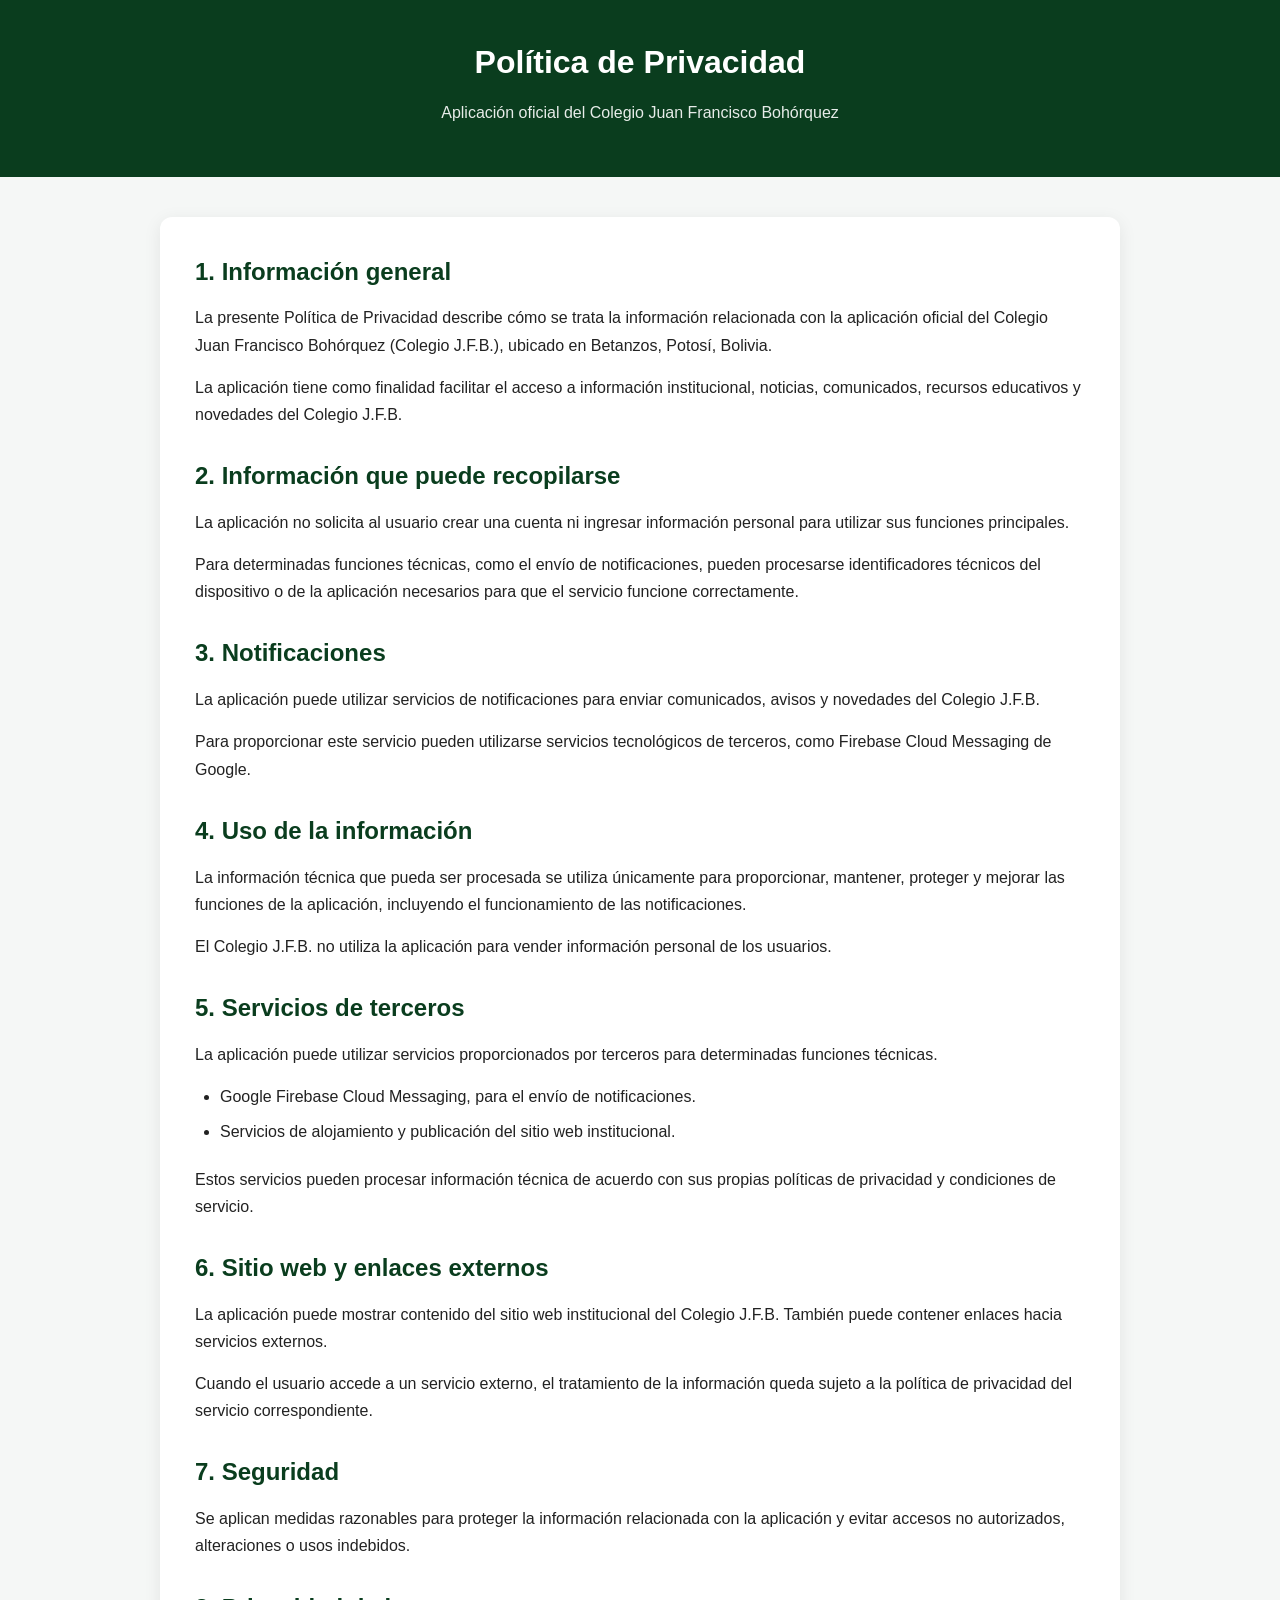
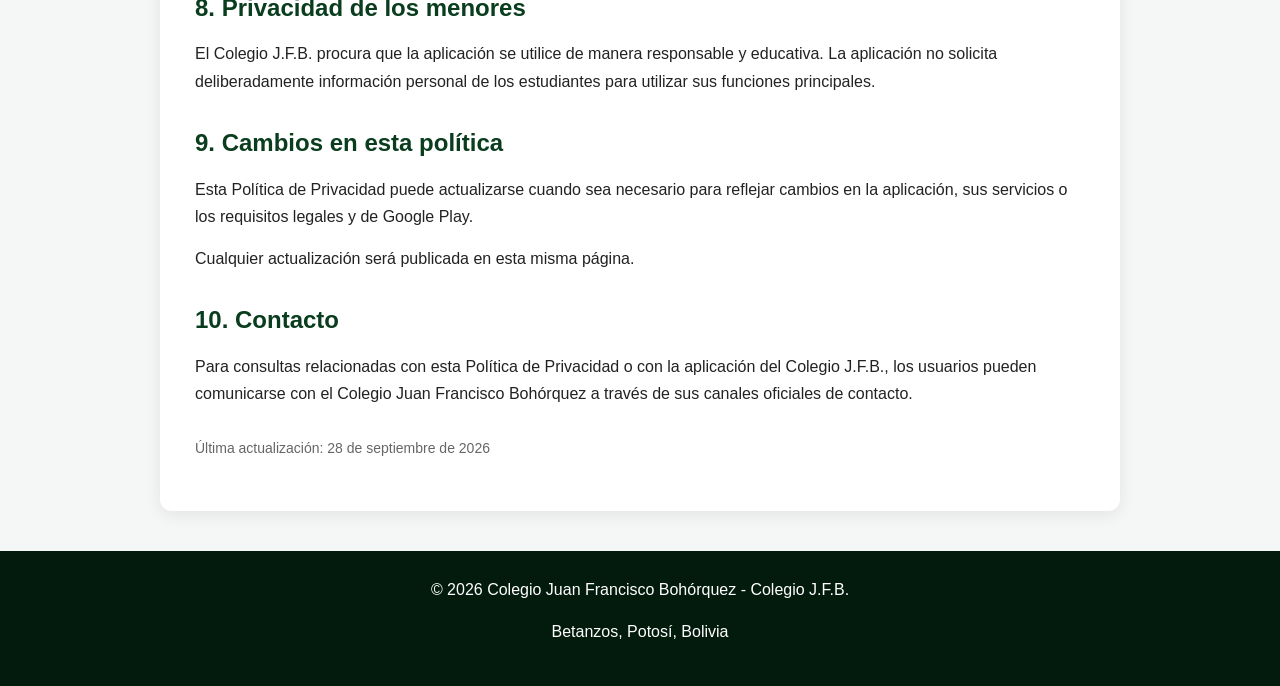
<file: privacidad.html>
<!DOCTYPE html>
<html lang="es">
<head>
    <meta charset="UTF-8">
    <meta name="viewport" content="width=device-width, initial-scale=1.0">

    <title>Política de Privacidad - Colegio J.F.B.</title>

    <meta name="description"
          content="Política de Privacidad de la aplicación oficial del Colegio Juan Francisco Bohórquez.">

    <style>
        * {
            box-sizing: border-box;
            margin: 0;
            padding: 0;
        }

        body {
            font-family: Arial, sans-serif;
            background: #f5f7f6;
            color: #222;
            line-height: 1.7;
        }

        header {
            background: #0a3d1e;
            color: white;
            text-align: center;
            padding: 35px 20px;
        }

        header h1 {
            margin-bottom: 10px;
        }

        header p {
            opacity: 0.9;
        }

        main {
            max-width: 1000px;
            margin: 40px auto;
            padding: 0 20px;
        }

        .contenedor {
            background: white;
            padding: 35px;
            border-radius: 12px;
            box-shadow: 0 4px 18px rgba(0, 0, 0, 0.08);
        }

        h2 {
            color: #0a3d1e;
            margin-top: 28px;
            margin-bottom: 12px;
        }

        h2:first-child {
            margin-top: 0;
        }

        p {
            margin-bottom: 15px;
        }

        ul {
            margin: 10px 0 20px 25px;
        }

        li {
            margin-bottom: 8px;
        }

        .fecha {
            margin-top: 30px;
            font-size: 14px;
            color: #666;
        }

        footer {
            background: #031b0d;
            color: white;
            text-align: center;
            padding: 25px 15px;
            margin-top: 40px;
        }

        @media (max-width: 600px) {
            .contenedor {
                padding: 22px;
            }

            header {
                padding: 28px 15px;
            }
        }
    </style>
</head>

<body>

<header>
    <h1>Política de Privacidad</h1>
    <p>Aplicación oficial del Colegio Juan Francisco Bohórquez</p>
</header>

<main>
    <div class="contenedor">

        <h2>1. Información general</h2>

        <p>
            La presente Política de Privacidad describe cómo se trata la información
            relacionada con la aplicación oficial del Colegio Juan Francisco Bohórquez
            (Colegio J.F.B.), ubicado en Betanzos, Potosí, Bolivia.
        </p>

        <p>
            La aplicación tiene como finalidad facilitar el acceso a información
            institucional, noticias, comunicados, recursos educativos y novedades
            del Colegio J.F.B.
        </p>

        <h2>2. Información que puede recopilarse</h2>

        <p>
            La aplicación no solicita al usuario crear una cuenta ni ingresar
            información personal para utilizar sus funciones principales.
        </p>

        <p>
            Para determinadas funciones técnicas, como el envío de notificaciones,
            pueden procesarse identificadores técnicos del dispositivo o de la
            aplicación necesarios para que el servicio funcione correctamente.
        </p>

        <h2>3. Notificaciones</h2>

        <p>
            La aplicación puede utilizar servicios de notificaciones para enviar
            comunicados, avisos y novedades del Colegio J.F.B.
        </p>

        <p>
            Para proporcionar este servicio pueden utilizarse servicios tecnológicos
            de terceros, como Firebase Cloud Messaging de Google.
        </p>

        <h2>4. Uso de la información</h2>

        <p>
            La información técnica que pueda ser procesada se utiliza únicamente
            para proporcionar, mantener, proteger y mejorar las funciones de la
            aplicación, incluyendo el funcionamiento de las notificaciones.
        </p>

        <p>
            El Colegio J.F.B. no utiliza la aplicación para vender información
            personal de los usuarios.
        </p>

        <h2>5. Servicios de terceros</h2>

        <p>
            La aplicación puede utilizar servicios proporcionados por terceros para
            determinadas funciones técnicas.
        </p>

        <ul>
            <li>Google Firebase Cloud Messaging, para el envío de notificaciones.</li>
            <li>Servicios de alojamiento y publicación del sitio web institucional.</li>
        </ul>

        <p>
            Estos servicios pueden procesar información técnica de acuerdo con sus
            propias políticas de privacidad y condiciones de servicio.
        </p>

        <h2>6. Sitio web y enlaces externos</h2>

        <p>
            La aplicación puede mostrar contenido del sitio web institucional del
            Colegio J.F.B. También puede contener enlaces hacia servicios externos.
        </p>

        <p>
            Cuando el usuario accede a un servicio externo, el tratamiento de la
            información queda sujeto a la política de privacidad del servicio
            correspondiente.
        </p>

        <h2>7. Seguridad</h2>

        <p>
            Se aplican medidas razonables para proteger la información relacionada
            con la aplicación y evitar accesos no autorizados, alteraciones o usos
            indebidos.
        </p>

        <h2>8. Privacidad de los menores</h2>

        <p>
            El Colegio J.F.B. procura que la aplicación se utilice de manera
            responsable y educativa. La aplicación no solicita deliberadamente
            información personal de los estudiantes para utilizar sus funciones
            principales.
        </p>

        <h2>9. Cambios en esta política</h2>

        <p>
            Esta Política de Privacidad puede actualizarse cuando sea necesario
            para reflejar cambios en la aplicación, sus servicios o los requisitos
            legales y de Google Play.
        </p>

        <p>
            Cualquier actualización será publicada en esta misma página.
        </p>

        <h2>10. Contacto</h2>

        <p>
            Para consultas relacionadas con esta Política de Privacidad o con la
            aplicación del Colegio J.F.B., los usuarios pueden comunicarse con
            el Colegio Juan Francisco Bohórquez a través de sus canales oficiales
            de contacto.
        </p>

        <p class="fecha">
            Última actualización: 28 de septiembre de 2026
        </p>

    </div>
</main>

<footer>
    <p>© 2026 Colegio Juan Francisco Bohórquez - Colegio J.F.B.</p>
    <p>Betanzos, Potosí, Bolivia</p>
</footer>

</body>
</html>
</file>
